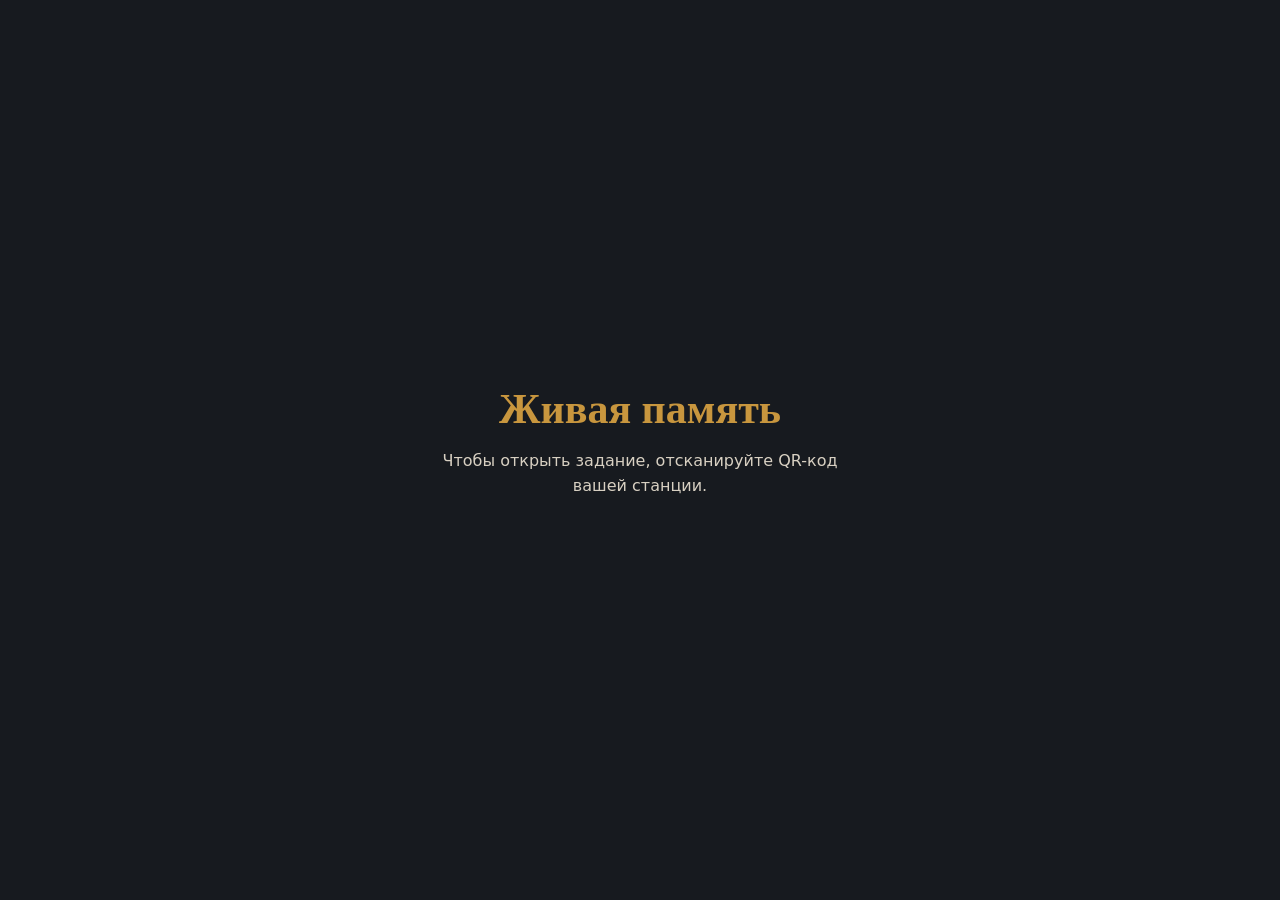
<file: index.html>
<!doctype html><html lang="ru"><head><meta charset="utf-8"><meta name="viewport" content="width=device-width,initial-scale=1"><meta name="theme-color" content="#171a1f"><title>Живая память</title><style>body{margin:0;min-height:100svh;display:grid;place-items:center;background:#171a1f;color:#f4eddd;font-family:system-ui;text-align:center;padding:24px;box-sizing:border-box}main{max-width:420px}b{color:#c8963e;font:700 42px Georgia,serif}p{line-height:1.55;color:#d8d0c2}</style></head><body><main><b>Живая память</b><p>Чтобы открыть задание, отсканируйте QR-код вашей станции.</p></main></body></html>
</file>
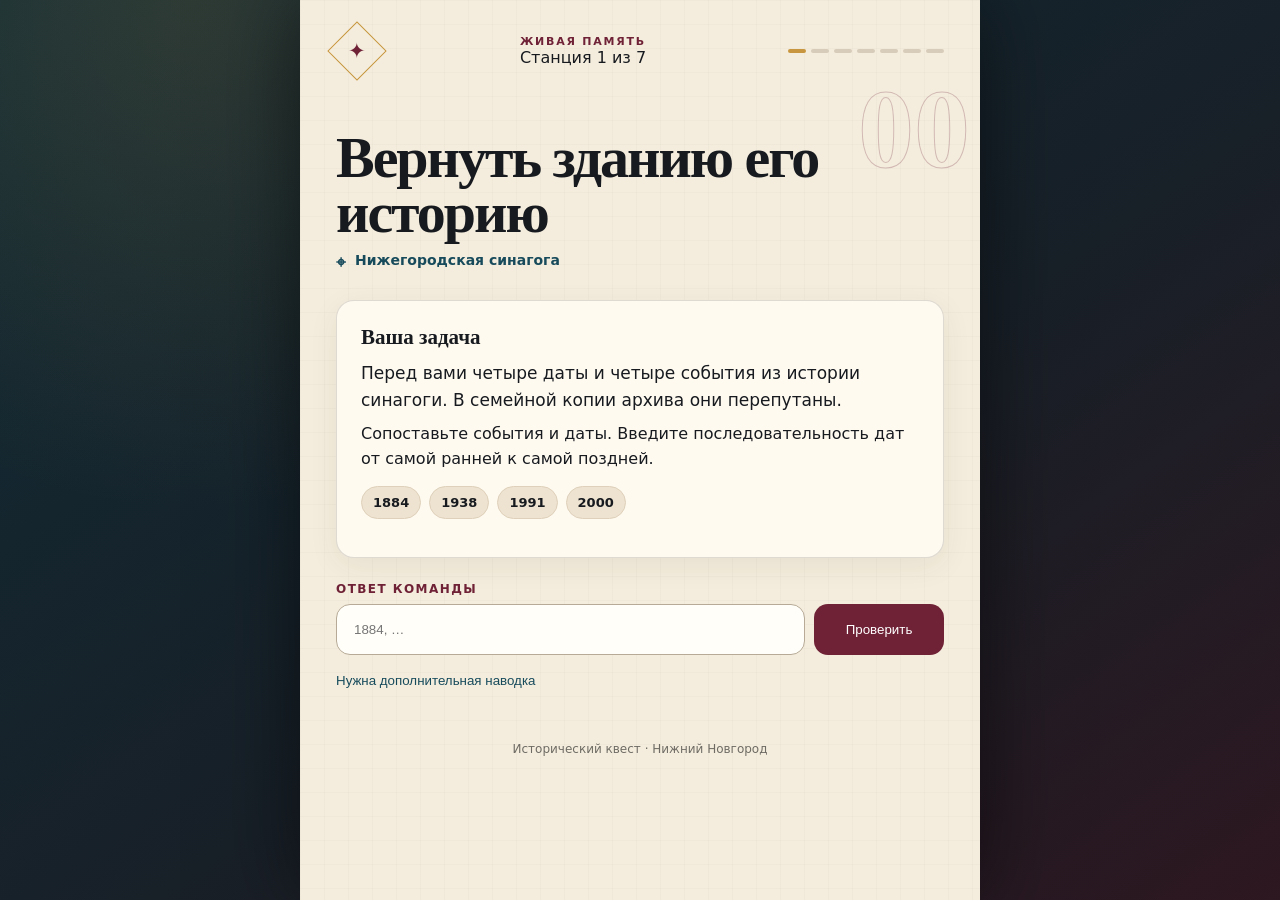
<file: k9p-silent-orbit/index.html>
<!doctype html><html lang="ru"><head><meta charset="utf-8"><meta name="viewport" content="width=device-width,initial-scale=1,viewport-fit=cover"><meta name="theme-color" content="#171a1f"><meta name="description" content="Городской исторический квест о нижегородской еврейской общине"><link rel="stylesheet" href="../styles.css"><script defer src="../app.js"></script></head><body><div class="shell"><header class="top"><div class="brand"><div class="mark" aria-hidden="true"><span>✦</span></div><div><div class="eyebrow">Живая память</div><div id="station">Станция</div></div><div class="progress" id="progress" aria-label="Прогресс"></div></div></header><main><div class="number" id="num">00</div><h1 id="title"></h1><p class="location"><b>⌖</b><span id="location"></span></p><section class="card"><h2>Ваша задача</h2><p class="lead" id="lead"></p><p id="task"></p><p class="note hidden" id="note"></p><div class="chips" id="chips"></div></section><section class="answer"><label for="input">Ответ команды</label><div class="fieldrow"><input id="input" autocomplete="off" autocapitalize="none" spellcheck="false"><button class="submit" id="submit">Проверить</button></div><button class="hintbtn" id="hint">Нужна дополнительная наводка</button><div class="feedback" id="feedback" role="status"></div></section><section class="unlock" id="unlock"><h2>Фрагмент восстановлен</h2><p></p><a class="button next" id="next" href="#"></a></section></main><footer class="foot">Исторический квест · Нижний Новгород</footer></div></body></html>
</file>
<file: styles.css>
:root{--ink:#171a1f;--paper:#f4eddd;--gold:#c8963e;--wine:#6f2136;--blue:#174b5c;--muted:#6e6b64;--line:rgba(23,26,31,.14)}*{box-sizing:border-box}html{background:#121820}body{margin:0;color:var(--ink);font-family:Inter,ui-sans-serif,system-ui,-apple-system,"Segoe UI",sans-serif;background:radial-gradient(circle at 15% 0,rgba(200,150,62,.16),transparent 32rem),linear-gradient(145deg,#102b35,#182028 56%,#2d1720);min-height:100svh}.shell{width:min(100%,680px);min-height:100svh;margin:auto;background:var(--paper);position:relative;overflow:hidden;box-shadow:0 0 80px #0008}.shell:before{content:"";position:absolute;inset:0;background-image:linear-gradient(rgba(75,55,30,.025) 1px,transparent 1px),linear-gradient(90deg,rgba(75,55,30,.025) 1px,transparent 1px);background-size:24px 24px;pointer-events:none}.top{padding:22px 20px 12px;position:relative}.brand{display:flex;align-items:center;justify-content:space-between;gap:12px}.mark{width:42px;height:42px;border:1px solid var(--gold);display:grid;place-items:center;transform:rotate(45deg);color:var(--wine);font-size:21px}.mark span{transform:rotate(-45deg)}.eyebrow{text-transform:uppercase;letter-spacing:.16em;font-size:11px;font-weight:800;color:var(--wine)}.progress{display:flex;gap:5px}.progress i{display:block;width:18px;height:4px;border-radius:99px;background:#d7ccba}.progress i.on{background:var(--gold)}main{padding:12px 20px 42px;position:relative}.number{font:900 clamp(64px,24vw,112px)/.82 Georgia,serif;color:transparent;-webkit-text-stroke:1px rgba(111,33,54,.25);position:absolute;right:10px;top:0}h1{font:800 clamp(34px,9vw,58px)/.95 Georgia,serif;max-width:540px;margin:34px 0 12px;letter-spacing:-.035em}.location{display:flex;align-items:flex-start;gap:9px;color:var(--blue);font-size:14px;font-weight:750;margin:0 0 28px;max-width:500px}.location b{font-size:17px}.card{background:#fffaf0;border:1px solid var(--line);border-radius:18px;padding:20px;margin:14px 0;box-shadow:0 8px 30px rgba(53,38,24,.07)}.card h2{font:700 21px/1.2 Georgia,serif;margin:0 0 10px}.card p{line-height:1.55;margin:9px 0}.lead{font-size:17px}.note{border-left:3px solid var(--gold);padding-left:14px;color:#4e4a44}.chips{display:flex;flex-wrap:wrap;gap:8px;margin:14px 0}.chip{background:#eee3d0;border:1px solid #ded0ba;border-radius:999px;padding:8px 11px;font-size:13px;font-weight:700}.answer{margin-top:24px}.answer label{display:block;font-size:12px;text-transform:uppercase;letter-spacing:.12em;font-weight:850;color:var(--wine);margin-bottom:8px}.fieldrow{display:flex;gap:9px}.fieldrow input{min-width:0;flex:1;border:1.5px solid #b7aa96;background:#fffef9;border-radius:14px;padding:15px 14px;font:700 17px/1.2 inherit;color:var(--ink);outline:none}.fieldrow input:focus{border-color:var(--gold);box-shadow:0 0 0 4px rgba(200,150,62,.14)}button,.button{border:0;border-radius:14px;padding:15px 18px;font:800 15px/1 inherit;cursor:pointer;text-decoration:none;text-align:center}.submit{background:var(--wine);color:white;min-width:106px}.hintbtn{display:block;background:transparent;color:var(--blue);padding:12px 0;margin-top:6px}.feedback{display:none;margin-top:14px;border-radius:14px;padding:15px;line-height:1.5}.feedback.show{display:block}.feedback.bad{background:#f7dfd7;color:#6f2e23}.feedback.good{background:#dce9df;color:#174a2c}.unlock{display:none;background:var(--ink);color:#fff;border-radius:18px;padding:22px;margin-top:18px}.unlock.show{display:block}.unlock h2{color:#f0c978;margin:0 0 10px;font:700 24px Georgia,serif}.unlock p{line-height:1.55}.next{display:block;background:var(--gold);color:#1b1710;margin-top:16px}.foot{font-size:12px;color:var(--muted);text-align:center;padding:0 18px 28px;position:relative}.hidden{display:none!important}@media(min-width:560px){.top,main{padding-left:36px;padding-right:36px}.top{padding-top:30px}.card{padding:24px}.fieldrow input{padding:17px}.submit{min-width:130px}}
</file>
